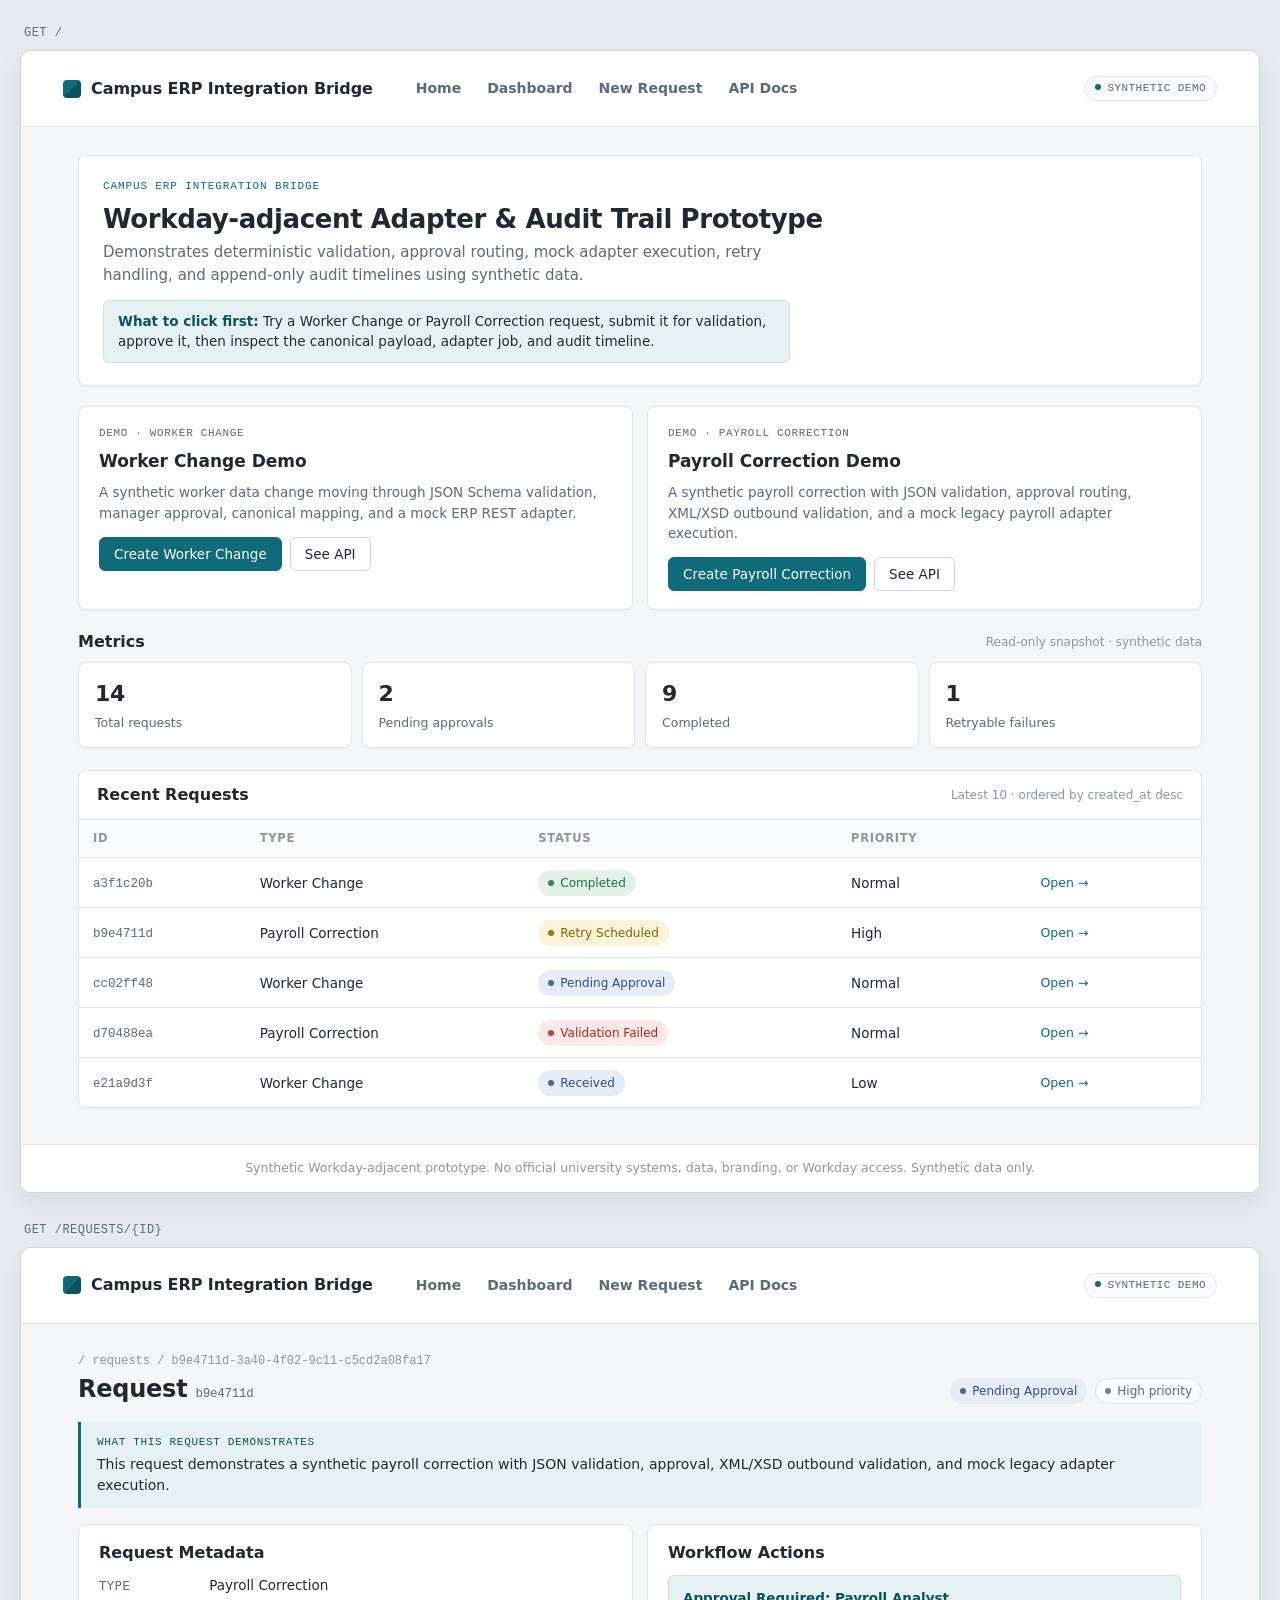
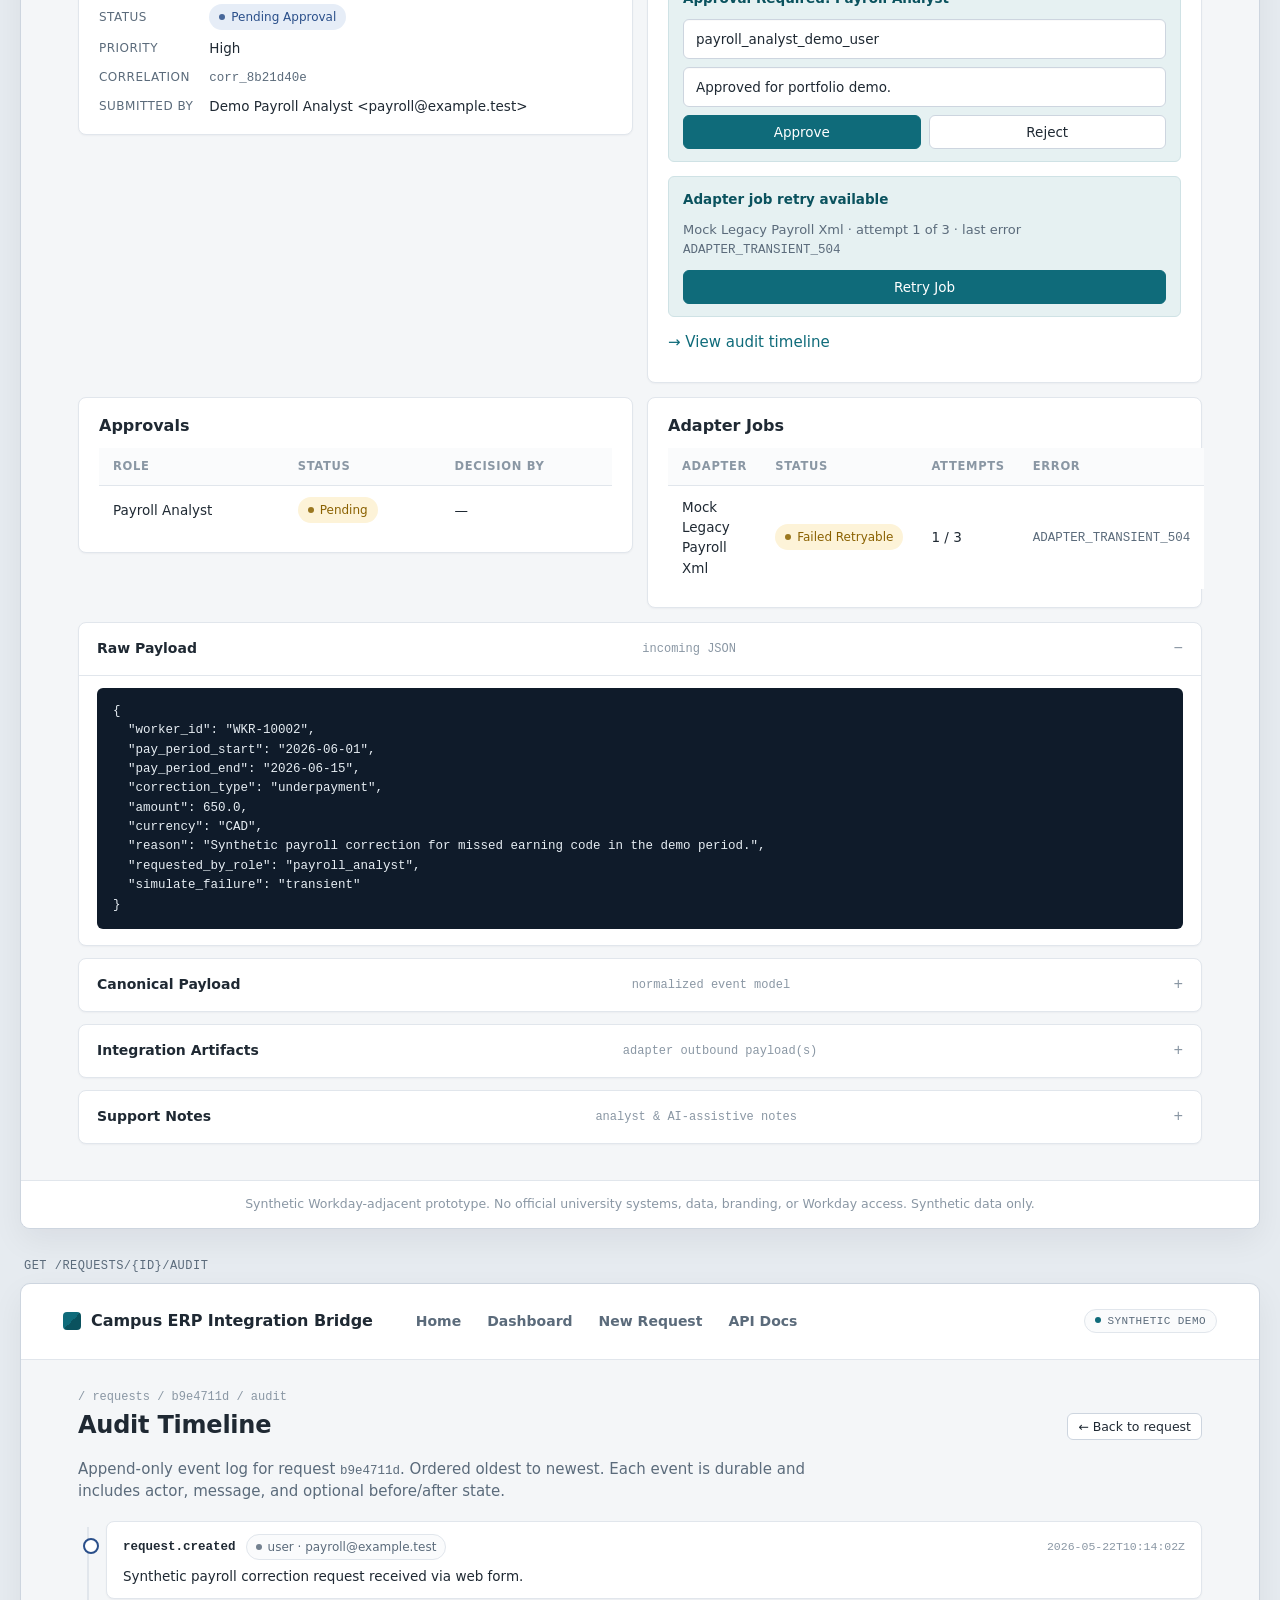
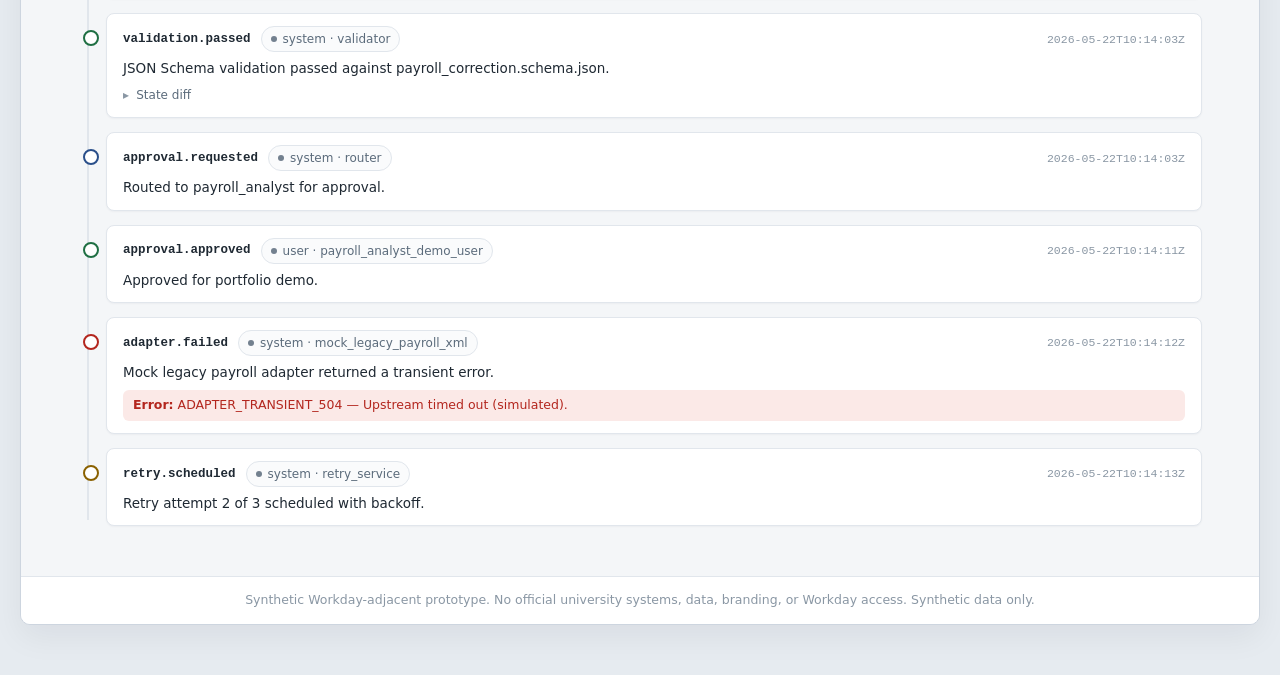
<file: preview.html>
<!doctype html>
<html lang="en">
  <head>
    <meta charset="utf-8">
    <meta name="viewport" content="width=device-width, initial-scale=1">
    <title>Preview · Campus ERP Integration Bridge</title>
    <link rel="stylesheet" href="app/static/styles.css">
    <style>
      .preview-shell { background: #e6ebf0; padding: 24px 0; min-height: 100vh; }
      .preview-shell .container { background: var(--bg); border: 1px solid var(--border-strong); border-radius: 10px; box-shadow: 0 12px 32px rgba(16,24,40,.06); padding: 0 !important; max-width: 1240px !important; overflow: hidden; margin: 0 auto 28px; }
      .preview-shell .container > .topbar { border-radius: 10px 10px 0 0; }
      .preview-shell .container > .footer { background: var(--surface); }
      .preview-shell .page-frame { max-width: 1180px; margin: 0 auto; padding: 28px 28px 36px; width: 100%; }
      .preview-label { max-width: 1240px; margin: 0 auto 8px; color: #5b6b7b; font-size: 12px; font-family: ui-monospace, "SF Mono", Menlo, monospace; padding: 0 4px; letter-spacing: 0.04em; text-transform: uppercase; }
    </style>
  </head>
  <body class="preview-shell">

    <!-- ============== HOME / INDEX ============== -->
    <div class="preview-label">GET /</div>
    <div class="container">
      <header class="topbar">
        <a class="brand" href="#">Campus ERP Integration Bridge</a>
        <nav>
          <a href="#">Home</a>
          <a href="#">Dashboard</a>
          <a href="#">New Request</a>
          <a href="#">API Docs</a>
        </nav>
        <span class="spacer"></span>
        <span class="env-badge"><span class="dot"></span>Synthetic Demo</span>
      </header>
      <main class="page-frame">

        <section class="hero">
          <div class="eyebrow">Campus ERP Integration Bridge</div>
          <h1>Workday-adjacent Adapter &amp; Audit Trail Prototype</h1>
          <p class="subtitle">Demonstrates deterministic validation, approval routing, mock adapter execution, retry handling, and append-only audit timelines using synthetic data.</p>
          <div class="first-steps">
            <strong>What to click first:</strong> Try a Worker Change or Payroll Correction request, submit it for validation, approve it, then inspect the canonical payload, adapter job, and audit timeline.
          </div>
        </section>

        <section class="demo-cards">
          <article class="demo-card">
            <span class="tag">Demo · Worker Change</span>
            <h2>Worker Change Demo</h2>
            <p>A synthetic worker data change moving through JSON Schema validation, manager approval, canonical mapping, and a mock ERP REST adapter.</p>
            <div class="actions">
              <a class="btn" href="#">Create Worker Change</a>
              <a class="btn secondary" href="#">See API</a>
            </div>
          </article>
          <article class="demo-card">
            <span class="tag">Demo · Payroll Correction</span>
            <h2>Payroll Correction Demo</h2>
            <p>A synthetic payroll correction with JSON validation, approval routing, XML/XSD outbound validation, and a mock legacy payroll adapter execution.</p>
            <div class="actions">
              <a class="btn" href="#">Create Payroll Correction</a>
              <a class="btn secondary" href="#">See API</a>
            </div>
          </article>
        </section>

        <section class="section-heading">
          <h2>Metrics</h2>
          <span class="hint">Read-only snapshot · synthetic data</span>
        </section>
        <section class="metrics" aria-label="System metrics">
          <div><span>14</span>Total requests</div>
          <div><span>2</span>Pending approvals</div>
          <div><span>9</span>Completed</div>
          <div><span>1</span>Retryable failures</div>
        </section>

        <section class="table-card">
          <div class="table-card-head">
            <h2>Recent Requests</h2>
            <span class="hint">Latest 10 · ordered by created_at desc</span>
          </div>
          <table>
            <thead>
              <tr><th>ID</th><th>Type</th><th>Status</th><th>Priority</th><th></th></tr>
            </thead>
            <tbody>
              <tr><td><span class="id-mono">a3f1c20b</span></td><td>Worker Change</td><td><span class="pill ok">Completed</span></td><td>Normal</td><td><a class="btn ghost small" href="#">Open →</a></td></tr>
              <tr><td><span class="id-mono">b9e4711d</span></td><td>Payroll Correction</td><td><span class="pill warn">Retry Scheduled</span></td><td>High</td><td><a class="btn ghost small" href="#">Open →</a></td></tr>
              <tr><td><span class="id-mono">cc02ff48</span></td><td>Worker Change</td><td><span class="pill info">Pending Approval</span></td><td>Normal</td><td><a class="btn ghost small" href="#">Open →</a></td></tr>
              <tr><td><span class="id-mono">d70488ea</span></td><td>Payroll Correction</td><td><span class="pill danger">Validation Failed</span></td><td>Normal</td><td><a class="btn ghost small" href="#">Open →</a></td></tr>
              <tr><td><span class="id-mono">e21a9d3f</span></td><td>Worker Change</td><td><span class="pill info">Received</span></td><td>Low</td><td><a class="btn ghost small" href="#">Open →</a></td></tr>
            </tbody>
          </table>
        </section>

      </main>
      <footer class="footer">Synthetic Workday-adjacent prototype. No official university systems, data, branding, or Workday access. Synthetic data only.</footer>
    </div>

    <!-- ============== REQUEST DETAIL ============== -->
    <div class="preview-label">GET /requests/{id}</div>
    <div class="container">
      <header class="topbar">
        <a class="brand" href="#">Campus ERP Integration Bridge</a>
        <nav>
          <a href="#">Home</a><a href="#">Dashboard</a><a href="#">New Request</a><a href="#">API Docs</a>
        </nav>
        <span class="spacer"></span>
        <span class="env-badge"><span class="dot"></span>Synthetic Demo</span>
      </header>
      <main class="page-frame">

        <div class="page-head">
          <div>
            <div class="crumbs">/ requests / b9e4711d-3a40-4f02-9c11-c5cd2a08fa17</div>
            <h1>Request <span class="id-mono" style="font-weight:500;color:var(--text-muted);">b9e4711d</span></h1>
          </div>
          <div style="display:flex; gap:8px; align-items:center;">
            <span class="pill info">Pending Approval</span>
            <span class="pill neutral">High priority</span>
          </div>
        </div>

        <div class="summary-card">
          <div class="summary-eyebrow">What this request demonstrates</div>
          This request demonstrates a synthetic payroll correction with JSON validation, approval, XML/XSD outbound validation, and mock legacy adapter execution.
        </div>

        <section class="detail-grid">
          <div class="panel">
            <h2>Request Metadata</h2>
            <dl class="metadata-list">
              <dt>Type</dt><dd>Payroll Correction</dd>
              <dt>Status</dt><dd><span class="pill info">Pending Approval</span></dd>
              <dt>Priority</dt><dd>High</dd>
              <dt>Correlation</dt><dd><code>corr_8b21d40e</code></dd>
              <dt>Submitted by</dt><dd>Demo Payroll Analyst &lt;payroll@example.test&gt;</dd>
            </dl>
          </div>

          <div class="panel">
            <h2>Workflow Actions</h2>
            <div class="action-block">
              <strong>Approval Required: Payroll Analyst</strong>
              <form class="action-form">
                <input value="payroll_analyst_demo_user" aria-label="Decision by">
                <input value="Approved for portfolio demo." aria-label="Comment">
                <button type="button">Approve</button>
                <button type="button" class="secondary">Reject</button>
              </form>
            </div>
            <div class="action-block">
              <strong>Adapter job retry available</strong>
              <p class="muted" style="margin:0;font-size:13px;">Mock Legacy Payroll Xml · attempt 1 of 3 · last error <code>ADAPTER_TRANSIENT_504</code></p>
              <form class="action-form" style="grid-template-columns:1fr;">
                <button type="button">Retry Job</button>
              </form>
            </div>
            <p style="margin-top:14px;"><a href="#">→ View audit timeline</a></p>
          </div>
        </section>

        <section class="detail-grid">
          <div class="panel">
            <h2>Approvals</h2>
            <table>
              <thead><tr><th>Role</th><th>Status</th><th>Decision By</th></tr></thead>
              <tbody>
                <tr><td>Payroll Analyst</td><td><span class="pill warn">Pending</span></td><td>—</td></tr>
              </tbody>
            </table>
          </div>
          <div class="panel">
            <h2>Adapter Jobs</h2>
            <table>
              <thead><tr><th>Adapter</th><th>Status</th><th>Attempts</th><th>Error</th></tr></thead>
              <tbody>
                <tr><td>Mock Legacy Payroll Xml</td><td><span class="pill warn">Failed Retryable</span></td><td>1 / 3</td><td><code>ADAPTER_TRANSIENT_504</code></td></tr>
              </tbody>
            </table>
          </div>
        </section>

        <details class="panel" open>
          <summary>Raw Payload <span class="meta">incoming JSON</span></summary>
          <div class="details-body">
            <pre>{
  "worker_id": "WKR-10002",
  "pay_period_start": "2026-06-01",
  "pay_period_end": "2026-06-15",
  "correction_type": "underpayment",
  "amount": 650.0,
  "currency": "CAD",
  "reason": "Synthetic payroll correction for missed earning code in the demo period.",
  "requested_by_role": "payroll_analyst",
  "simulate_failure": "transient"
}</pre>
          </div>
        </details>

        <details class="panel" style="margin-top:12px;">
          <summary>Canonical Payload <span class="meta">normalized event model</span></summary>
          <div class="details-body"></div>
        </details>

        <details class="panel" style="margin-top:12px;">
          <summary>Integration Artifacts <span class="meta">adapter outbound payload(s)</span></summary>
          <div class="details-body"></div>
        </details>

        <details class="panel" style="margin-top:12px;">
          <summary>Support Notes <span class="meta">analyst &amp; AI-assistive notes</span></summary>
          <div class="details-body"></div>
        </details>

      </main>
      <footer class="footer">Synthetic Workday-adjacent prototype. No official university systems, data, branding, or Workday access. Synthetic data only.</footer>
    </div>

    <!-- ============== AUDIT TIMELINE ============== -->
    <div class="preview-label">GET /requests/{id}/audit</div>
    <div class="container">
      <header class="topbar">
        <a class="brand" href="#">Campus ERP Integration Bridge</a>
        <nav><a href="#">Home</a><a href="#">Dashboard</a><a href="#">New Request</a><a href="#">API Docs</a></nav>
        <span class="spacer"></span>
        <span class="env-badge"><span class="dot"></span>Synthetic Demo</span>
      </header>
      <main class="page-frame">
        <div class="page-head">
          <div>
            <div class="crumbs">/ requests / b9e4711d / audit</div>
            <h1>Audit Timeline</h1>
          </div>
          <a class="btn secondary small" href="#">← Back to request</a>
        </div>

        <p class="muted" style="max-width: 80ch; margin-bottom: 18px;">
          Append-only event log for request <code>b9e4711d</code>. Ordered oldest to newest. Each event is durable and includes actor, message, and optional before/after state.
        </p>

        <ol class="timeline">
          <li class="evt-info">
            <div class="evt-head"><strong>request.created</strong><span class="pill neutral">user · payroll@example.test</span><span class="evt-meta">2026-05-22T10:14:02Z</span></div>
            <p class="evt-body">Synthetic payroll correction request received via web form.</p>
          </li>
          <li class="evt-ok">
            <div class="evt-head"><strong>validation.passed</strong><span class="pill neutral">system · validator</span><span class="evt-meta">2026-05-22T10:14:03Z</span></div>
            <p class="evt-body">JSON Schema validation passed against payroll_correction.schema.json.</p>
            <details><summary>State diff</summary><pre>{
  "before": { "status": "received" },
  "after":  { "status": "validated" }
}</pre></details>
          </li>
          <li class="evt-info">
            <div class="evt-head"><strong>approval.requested</strong><span class="pill neutral">system · router</span><span class="evt-meta">2026-05-22T10:14:03Z</span></div>
            <p class="evt-body">Routed to payroll_analyst for approval.</p>
          </li>
          <li class="evt-ok">
            <div class="evt-head"><strong>approval.approved</strong><span class="pill neutral">user · payroll_analyst_demo_user</span><span class="evt-meta">2026-05-22T10:14:11Z</span></div>
            <p class="evt-body">Approved for portfolio demo.</p>
          </li>
          <li class="evt-danger">
            <div class="evt-head"><strong>adapter.failed</strong><span class="pill neutral">system · mock_legacy_payroll_xml</span><span class="evt-meta">2026-05-22T10:14:12Z</span></div>
            <p class="evt-body">Mock legacy payroll adapter returned a transient error.</p>
            <div class="evt-error"><strong>Error:</strong> ADAPTER_TRANSIENT_504 — Upstream timed out (simulated).</div>
          </li>
          <li class="evt-warn">
            <div class="evt-head"><strong>retry.scheduled</strong><span class="pill neutral">system · retry_service</span><span class="evt-meta">2026-05-22T10:14:13Z</span></div>
            <p class="evt-body">Retry attempt 2 of 3 scheduled with backoff.</p>
          </li>
        </ol>
      </main>
      <footer class="footer">Synthetic Workday-adjacent prototype. No official university systems, data, branding, or Workday access. Synthetic data only.</footer>
    </div>

  </body>
</html>
</file>
<file: app/static/styles.css>
/* Campus ERP Integration Bridge — internal console styles
   Palette: warm off-white surfaces, dark slate text, muted teal accent.
   Aesthetic target: clean enterprise integration console (not a SaaS landing page). */

:root {
  color-scheme: light;
  --bg: #f4f6f8;
  --surface: #ffffff;
  --surface-2: #fafbfc;
  --border: #e1e6ec;
  --border-strong: #cdd5df;
  --text: #1f2933;
  --text-muted: #5b6b7b;
  --text-faint: #8a97a4;
  --accent: #0f6b7a;
  --accent-strong: #0a525e;
  --accent-soft: #e6f1f2;
  --danger: #b3261e;
  --danger-soft: #fbe9e7;
  --warn: #8a6100;
  --warn-soft: #fdf3d8;
  --ok: #1f6f43;
  --ok-soft: #e3f1e8;
  --info: #2a4f8a;
  --info-soft: #e6edf7;
  --code-bg: #0f1b2a;
  --code-fg: #e6edf3;
  --radius: 8px;
  --radius-sm: 6px;
  --shadow-sm: 0 1px 2px rgba(16, 24, 40, 0.04);
  --mono: ui-monospace, "SF Mono", "JetBrains Mono", "Menlo", Consolas, monospace;
  font-family: "Inter", ui-sans-serif, system-ui, -apple-system, BlinkMacSystemFont, "Segoe UI", sans-serif;
  font-size: 15px;
  line-height: 1.5;
  background: var(--bg);
  color: var(--text);
}

* { box-sizing: border-box; }
body { margin: 0; min-height: 100vh; }
body.app-page {
  background: #e6ebf0;
  padding: 34px 32px 42px;
}
.route-label {
  max-width: calc(100vw - 64px);
  margin: 0 auto 10px;
  color: var(--text-muted);
  font-family: var(--mono);
  font-size: 12px;
  letter-spacing: 0.08em;
  text-align: center;
  text-transform: uppercase;
}
.app-shell {
  width: 100%;
  max-width: calc(100vw - 64px);
  min-height: calc(100vh - 96px);
  margin: 0 auto;
  display: flex;
  flex-direction: column;
  overflow: hidden;
  background: var(--bg);
  border: 1px solid var(--border-strong);
  border-radius: 12px;
  box-shadow: 0 12px 32px rgba(16, 24, 40, 0.06);
}
main.page-frame { flex: 1; }

a { color: var(--accent); text-decoration: none; }
a:hover { text-decoration: underline; }

h1, h2, h3 { color: var(--text); margin: 0 0 8px; line-height: 1.25; }
h1 { font-size: 24px; font-weight: 600; letter-spacing: -0.01em; }
h2 { font-size: 16px; font-weight: 600; letter-spacing: 0; }
h3 { font-size: 14px; font-weight: 600; }
p  { margin: 0 0 10px; }

/* ---------- top bar ---------- */
.topbar {
  display: flex;
  align-items: center;
  gap: 24px;
  padding: 20px 42px;
  background: var(--surface);
  border-bottom: 1px solid var(--border);
}
.brand {
  display: inline-flex;
  align-items: center;
  gap: 10px;
  font-weight: 600;
  color: var(--text);
  font-size: 16px;
  letter-spacing: -0.005em;
}
.brand::before {
  content: "";
  width: 18px;
  height: 18px;
  border-radius: 4px;
  background:
    linear-gradient(135deg, var(--accent) 0 50%, var(--accent-strong) 50% 100%);
  display: inline-block;
}
.topbar nav { display: flex; gap: 4px; margin-left: 8px; }
.topbar nav a {
  color: var(--text-muted);
  padding: 7px 11px;
  border-radius: var(--radius-sm);
  font-size: 14px;
  font-weight: 600;
}
.topbar nav a:hover { background: var(--surface-2); color: var(--text); text-decoration: none; }
.topbar .spacer { flex: 1; }
.env-badge {
  font-family: var(--mono);
  font-size: 11px;
  letter-spacing: 0.04em;
  text-transform: uppercase;
  color: var(--text-muted);
  background: var(--surface-2);
  border: 1px solid var(--border);
  border-radius: 999px;
  padding: 3px 10px;
}
.env-badge .dot {
  display: inline-block;
  width: 6px; height: 6px;
  border-radius: 50%;
  background: var(--accent);
  margin-right: 6px;
  vertical-align: 1px;
}

/* ---------- layout ---------- */
.container {
  max-width: 1180px;
  margin: 0 auto;
  padding: 28px 28px 48px;
  width: 100%;
}
.page-frame {
  width: 100%;
  max-width: none;
  padding: 42px 80px 64px;
}

.page-head {
  display: flex;
  align-items: flex-end;
  justify-content: space-between;
  gap: 16px;
  margin-bottom: 18px;
}
.page-head .crumbs {
  font-family: var(--mono);
  font-size: 12px;
  color: var(--text-faint);
  margin-bottom: 4px;
}
.page-head h1 { margin: 0; }

/* ---------- panel / card ---------- */
.panel {
  background: var(--surface);
  border: 1px solid var(--border);
  border-radius: var(--radius);
  padding: 18px 20px;
  box-shadow: var(--shadow-sm);
}
.panel + .panel { margin-top: 0; }
.panel h2 { margin: 0 0 12px; }
.panel .panel-sub {
  color: var(--text-muted);
  font-size: 13px;
  margin: -8px 0 12px;
}

/* ---------- hero ---------- */
.hero {
  background: var(--surface);
  border: 1px solid var(--border);
  border-radius: var(--radius);
  padding: 22px 24px;
  margin-bottom: 20px;
  box-shadow: var(--shadow-sm);
}
.hero .eyebrow {
  font-family: var(--mono);
  font-size: 11px;
  letter-spacing: 0.08em;
  text-transform: uppercase;
  color: var(--accent);
  margin-bottom: 8px;
}
.hero h1 {
  font-size: 26px;
  margin: 0 0 6px;
  letter-spacing: -0.015em;
}
.hero .subtitle {
  color: var(--text-muted);
  font-size: 15px;
  margin: 0 0 14px;
  max-width: 70ch;
}
.hero .first-steps {
  background: var(--accent-soft);
  border: 1px solid #cfe2e5;
  border-radius: var(--radius-sm);
  padding: 10px 14px;
  font-size: 13.5px;
  color: var(--text);
  max-width: 80ch;
}
.hero .first-steps strong { color: var(--accent-strong); }

/* ---------- demo cards ---------- */
.demo-cards {
  display: grid;
  grid-template-columns: repeat(auto-fit, minmax(320px, 1fr));
  gap: 14px;
  margin-bottom: 22px;
}
.demo-card {
  background: var(--surface);
  border: 1px solid var(--border);
  border-radius: var(--radius);
  padding: 18px 20px;
  display: flex;
  flex-direction: column;
  gap: 10px;
  box-shadow: var(--shadow-sm);
}
.demo-card .tag {
  font-family: var(--mono);
  font-size: 11px;
  letter-spacing: 0.06em;
  text-transform: uppercase;
  color: var(--text-muted);
}
.demo-card h2 { margin: 0; font-size: 17px; }
.demo-card p { color: var(--text-muted); font-size: 13.5px; margin: 0; }
.demo-card .actions { display: flex; gap: 8px; margin-top: 4px; flex-wrap: wrap; }

/* ---------- metrics row ---------- */
.metrics {
  display: grid;
  grid-template-columns: repeat(auto-fit, minmax(160px, 1fr));
  gap: 10px;
  margin: 0 0 22px;
}
.metrics > div {
  background: var(--surface);
  border: 1px solid var(--border);
  border-radius: var(--radius);
  padding: 14px 16px;
  display: flex;
  flex-direction: column;
  gap: 4px;
  box-shadow: var(--shadow-sm);
}
.metrics span {
  font-size: 22px;
  font-weight: 600;
  color: var(--text);
  letter-spacing: -0.01em;
  font-variant-numeric: tabular-nums;
}
.metrics div { color: var(--text-muted); font-size: 12.5px; }

/* ---------- table ---------- */
table {
  width: 100%;
  border-collapse: separate;
  border-spacing: 0;
  background: var(--surface);
  font-size: 13.5px;
}
thead th {
  text-align: left;
  font-weight: 600;
  font-size: 11.5px;
  letter-spacing: 0.06em;
  text-transform: uppercase;
  color: var(--text-faint);
  padding: 10px 14px;
  border-bottom: 1px solid var(--border);
  background: var(--surface-2);
}
tbody td {
  padding: 11px 14px;
  border-bottom: 1px solid var(--border);
  color: var(--text);
  vertical-align: middle;
}
tbody tr:last-child td { border-bottom: 0; }
tbody tr:hover { background: var(--surface-2); }
td code, .id-mono {
  font-family: var(--mono);
  font-size: 12.5px;
  color: var(--text-muted);
}
.table-card {
  background: var(--surface);
  border: 1px solid var(--border);
  border-radius: var(--radius);
  overflow: hidden;
  box-shadow: var(--shadow-sm);
}
.table-card table { background: transparent; }
.table-card-head {
  display: flex;
  align-items: center;
  justify-content: space-between;
  padding: 14px 18px;
  border-bottom: 1px solid var(--border);
}
.table-card-head h2 { margin: 0; }
.table-card-head .hint { color: var(--text-faint); font-size: 12px; }

/* ---------- pills ---------- */
.pill {
  display: inline-flex;
  align-items: center;
  gap: 6px;
  font-size: 12px;
  font-weight: 500;
  padding: 3px 9px;
  border-radius: 999px;
  border: 1px solid transparent;
  font-variant-numeric: tabular-nums;
  white-space: nowrap;
}
.pill::before {
  content: "";
  width: 6px; height: 6px; border-radius: 50%;
  background: currentColor;
  opacity: 0.85;
}
.pill.neutral  { background: var(--surface-2); color: var(--text-muted); border-color: var(--border); }
.pill.info     { background: var(--info-soft); color: var(--info); }
.pill.ok       { background: var(--ok-soft); color: var(--ok); }
.pill.warn     { background: var(--warn-soft); color: var(--warn); }
.pill.danger   { background: var(--danger-soft); color: var(--danger); }
.pill.accent   { background: var(--accent-soft); color: var(--accent-strong); }

/* ---------- buttons ---------- */
.btn, .request-form button, .action-form button {
  display: inline-flex;
  align-items: center;
  justify-content: center;
  gap: 6px;
  border: 1px solid var(--accent);
  background: var(--accent);
  color: #ffffff;
  padding: 8px 14px;
  border-radius: var(--radius-sm);
  font-size: 13.5px;
  font-weight: 500;
  cursor: pointer;
  text-decoration: none;
  font-family: inherit;
  line-height: 1.2;
  transition: background 80ms ease, border-color 80ms ease;
}
.btn:hover, .request-form button:hover, .action-form button:hover {
  background: var(--accent-strong);
  border-color: var(--accent-strong);
  text-decoration: none;
}
.btn.secondary, .action-form button.secondary {
  background: var(--surface);
  color: var(--text);
  border-color: var(--border-strong);
}
.btn.secondary:hover, .action-form button.secondary:hover {
  background: var(--surface-2);
  border-color: var(--text-faint);
}
.btn.ghost {
  background: transparent;
  color: var(--accent);
  border-color: transparent;
  padding: 6px 8px;
}
.btn.ghost:hover { background: var(--accent-soft); }
.btn.small { padding: 5px 10px; font-size: 12.5px; }

/* ---------- forms ---------- */
.request-page {
  width: 100%;
  max-width: 1180px;
  margin: 0 auto;
}
.request-page .page-head { margin-bottom: 14px; }
.request-intro {
  display: flex;
  justify-content: space-between;
  gap: 20px;
  align-items: flex-start;
  margin: 0 0 18px;
  padding: 16px 18px;
  background: linear-gradient(180deg, var(--surface) 0%, #fbfcfd 100%);
}
.request-intro p {
  max-width: 82ch;
  color: var(--text-muted);
  margin: 0;
  font-size: 14px;
  line-height: 1.55;
}
.request-intro strong { color: var(--text); }
.form-grid {
  display: grid;
  grid-template-columns: repeat(2, minmax(0, 1fr));
  gap: 16px;
  align-items: start;
}
.request-form {
  display: grid;
  gap: 0;
  padding: 0;
  overflow: hidden;
}
.request-form header {
  min-height: 130px;
  padding: 22px 24px 18px;
  background:
    linear-gradient(180deg, rgba(230, 241, 242, 0.45), rgba(255, 255, 255, 0)),
    var(--surface);
  border-bottom: 1px solid var(--border);
}
.request-form h2 {
  margin: 12px 0 5px;
  font-size: 19px;
  letter-spacing: -0.005em;
}
.request-form header .panel-sub {
  max-width: 58ch;
  margin: 0;
  color: var(--text-muted);
  font-size: 13px;
  line-height: 1.45;
}
.request-form .form-row {
  display: grid;
  grid-template-columns: 1fr 1fr;
  gap: 14px;
  padding: 0 24px;
  margin: 0 0 14px;
}
.request-form header + .form-row { padding-top: 22px; }
.request-form .form-row.single { grid-template-columns: 1fr; }
.request-form label {
  display: grid;
  gap: 6px;
  font-weight: 600;
  font-size: 12.5px;
  color: var(--text-muted);
}
.request-form input,
.request-form select,
.request-form textarea,
.action-form input {
  width: 100%;
  border: 1px solid var(--border-strong);
  border-radius: var(--radius-sm);
  padding: 10px 12px;
  font: inherit;
  font-size: 13.5px;
  line-height: 1.35;
  color: var(--text);
  background: var(--surface);
  box-shadow: inset 0 1px 0 rgba(16, 24, 40, 0.02);
}
.request-form input:focus,
.request-form select:focus,
.request-form textarea:focus,
.action-form input:focus {
  outline: 2px solid var(--accent-soft);
  outline-offset: 0;
  border-color: var(--accent);
}
.request-form textarea {
  min-height: 78px;
  resize: vertical;
}
.request-form .form-actions {
  display: flex;
  justify-content: flex-end;
  padding: 2px 24px 24px;
}
.request-form .form-actions button {
  min-width: 190px;
  padding: 10px 16px;
  font-weight: 600;
}
.scripted-samples { margin-top: 18px; }
.scripted-samples p {
  color: var(--text-muted);
  margin: 0;
}

.action-form {
  display: grid;
  gap: 8px;
  grid-template-columns: 1fr 1fr;
}
.action-form input { grid-column: span 2; }
.action-block {
  display: grid;
  gap: 10px;
  margin: 0 0 14px;
  padding: 12px 14px;
  background: var(--accent-soft);
  border: 1px solid #cfe2e5;
  border-radius: var(--radius-sm);
}
.action-block strong { color: var(--accent-strong); font-size: 13.5px; }
.action-block .action-form button[value="rejected"],
.action-block .action-form button.secondary { background: var(--surface); color: var(--text); border-color: var(--border-strong); }
.action-block .action-form button[value="rejected"]:hover { background: var(--danger-soft); color: var(--danger); border-color: var(--danger); }

/* ---------- detail layout ---------- */
.detail-grid {
  display: grid;
  grid-template-columns: repeat(auto-fit, minmax(360px, 1fr));
  gap: 14px;
  align-items: start;
  margin: 0 0 14px;
}
.detail-grid.single { grid-template-columns: 1fr; }
.metadata-list {
  display: grid;
  grid-template-columns: max-content 1fr;
  gap: 8px 16px;
  margin: 0;
  font-size: 13.5px;
}
.metadata-list dt {
  font-weight: 500;
  color: var(--text-muted);
  font-size: 12px;
  text-transform: uppercase;
  letter-spacing: 0.04em;
  align-self: center;
}
.metadata-list dd { margin: 0; overflow-wrap: anywhere; }
.metadata-list dd code { font-family: var(--mono); font-size: 12.5px; color: var(--text-muted); }

.summary-card {
  border-left: 3px solid var(--accent);
  background: var(--accent-soft);
  padding: 12px 16px;
  border-radius: 0 var(--radius-sm) var(--radius-sm) 0;
  font-size: 14px;
  color: var(--text);
  margin: 0 0 16px;
}
.summary-card .summary-eyebrow {
  font-family: var(--mono);
  font-size: 11px;
  letter-spacing: 0.06em;
  text-transform: uppercase;
  color: var(--accent-strong);
  margin-bottom: 4px;
}

/* ---------- collapsibles ---------- */
details.panel { padding: 0; }
details.panel > summary {
  list-style: none;
  cursor: pointer;
  padding: 14px 18px;
  display: flex;
  align-items: center;
  justify-content: space-between;
  font-size: 14px;
  font-weight: 600;
  color: var(--text);
}
details.panel > summary::-webkit-details-marker { display: none; }
details.panel > summary::after {
  content: "+";
  font-family: var(--mono);
  color: var(--text-faint);
  font-weight: 400;
  font-size: 16px;
}
details.panel[open] > summary::after { content: "−"; }
details.panel > summary:hover { background: var(--surface-2); }
details.panel > .details-body {
  padding: 0 18px 16px;
  border-top: 1px solid var(--border);
}
details.panel > summary .meta {
  font-family: var(--mono);
  font-size: 12px;
  color: var(--text-faint);
  font-weight: 400;
  margin-left: 8px;
}

/* ---------- code / pre ---------- */
pre {
  white-space: pre-wrap;
  word-break: break-word;
  background: var(--code-bg);
  color: var(--code-fg);
  padding: 14px 16px;
  border-radius: var(--radius-sm);
  overflow: auto;
  font-family: var(--mono);
  font-size: 12.5px;
  line-height: 1.55;
  max-height: 420px;
  margin: 12px 0 0;
}
code { font-family: var(--mono); font-size: 12.5px; }

/* ---------- notes & artifacts ---------- */
.note, .artifact {
  border: 1px solid var(--border);
  border-radius: var(--radius-sm);
  padding: 12px 14px;
  margin: 10px 0 0;
  background: var(--surface-2);
}
.note strong, .artifact strong { font-size: 13px; }
.note span { color: var(--text-muted); font-size: 12px; }
.note p, .artifact p { margin: 6px 0; font-size: 13.5px; }

/* ---------- audit timeline ---------- */
.timeline {
  list-style: none;
  margin: 0;
  padding: 0 0 0 28px;
  position: relative;
}
.timeline::before {
  content: "";
  position: absolute;
  left: 9px;
  top: 6px;
  bottom: 6px;
  width: 2px;
  background: var(--border);
}
.timeline li {
  position: relative;
  margin: 0 0 14px;
  background: var(--surface);
  border: 1px solid var(--border);
  border-radius: var(--radius);
  padding: 12px 16px;
  box-shadow: var(--shadow-sm);
}
.timeline li::before {
  content: "";
  position: absolute;
  left: -24px;
  top: 16px;
  width: 12px;
  height: 12px;
  border-radius: 50%;
  background: var(--surface);
  border: 2px solid var(--accent);
}
.timeline li.evt-ok::before     { border-color: var(--ok); }
.timeline li.evt-warn::before   { border-color: var(--warn); }
.timeline li.evt-danger::before { border-color: var(--danger); }
.timeline li.evt-info::before   { border-color: var(--info); }
.timeline .evt-head {
  display: flex;
  align-items: center;
  gap: 10px;
  flex-wrap: wrap;
}
.timeline .evt-head strong {
  font-family: var(--mono);
  font-size: 12.5px;
  color: var(--text);
  letter-spacing: 0;
}
.timeline .evt-meta {
  font-family: var(--mono);
  font-size: 11.5px;
  color: var(--text-faint);
  margin-left: auto;
}
.timeline .evt-body { color: var(--text); font-size: 13.5px; margin: 6px 0 0; }
.timeline .evt-error {
  margin-top: 8px;
  font-size: 12.5px;
  color: var(--danger);
  background: var(--danger-soft);
  padding: 6px 10px;
  border-radius: var(--radius-sm);
}
.timeline details { margin-top: 8px; }
.timeline details > summary {
  cursor: pointer;
  font-size: 12px;
  color: var(--text-muted);
  list-style: none;
}
.timeline details > summary::-webkit-details-marker { display: none; }
.timeline details > summary::before {
  content: "▸ ";
  font-family: var(--mono);
  color: var(--text-faint);
}
.timeline details[open] > summary::before { content: "▾ "; }

/* ---------- misc ---------- */
.muted { color: var(--text-muted); }
.faint { color: var(--text-faint); }
.section-heading {
  display: flex;
  align-items: center;
  justify-content: space-between;
  margin: 22px 0 10px;
}
.section-heading h2 { margin: 0; }
.section-heading .hint { color: var(--text-faint); font-size: 12px; }

.footer {
  padding: 14px 28px;
  color: var(--text-faint);
  border-top: 1px solid var(--border);
  background: var(--surface);
  font-size: 12.5px;
  text-align: center;
}

/* narrow screens */
@media (max-width: 900px) {
  body.app-page { padding: 0; }
  .route-label { display: none; }
  .app-shell {
    max-width: none;
    min-height: 100vh;
    border: 0;
    border-radius: 0;
    box-shadow: none;
  }
  .page-frame { padding: 22px 16px 36px; }
  .container { padding: 18px 16px 32px; }
  .topbar { padding: 12px 16px; flex-wrap: wrap; gap: 10px; }
  .topbar .spacer { display: none; }
  .request-intro { flex-direction: column; gap: 10px; }
  .form-grid { grid-template-columns: 1fr; }
  .request-form .form-row { grid-template-columns: 1fr; }
  .page-head { flex-direction: column; align-items: flex-start; }
}
</file>
